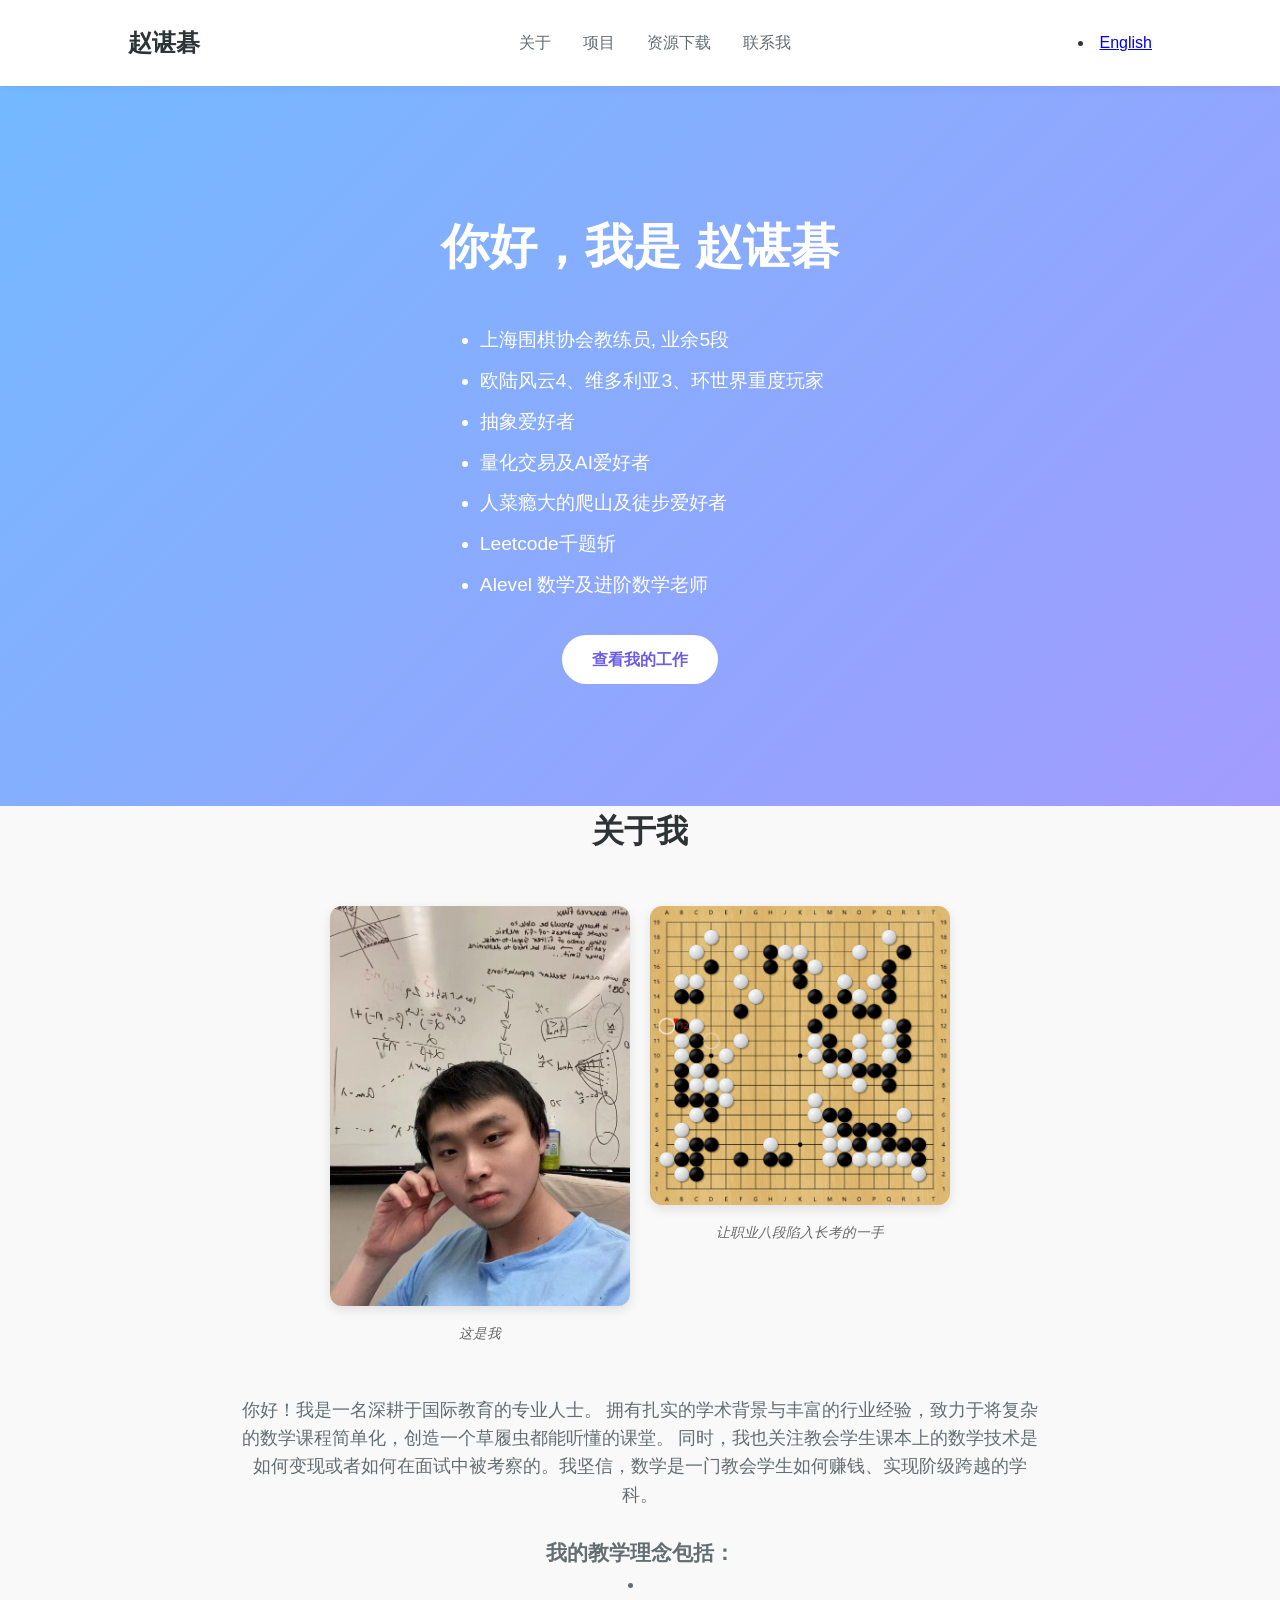
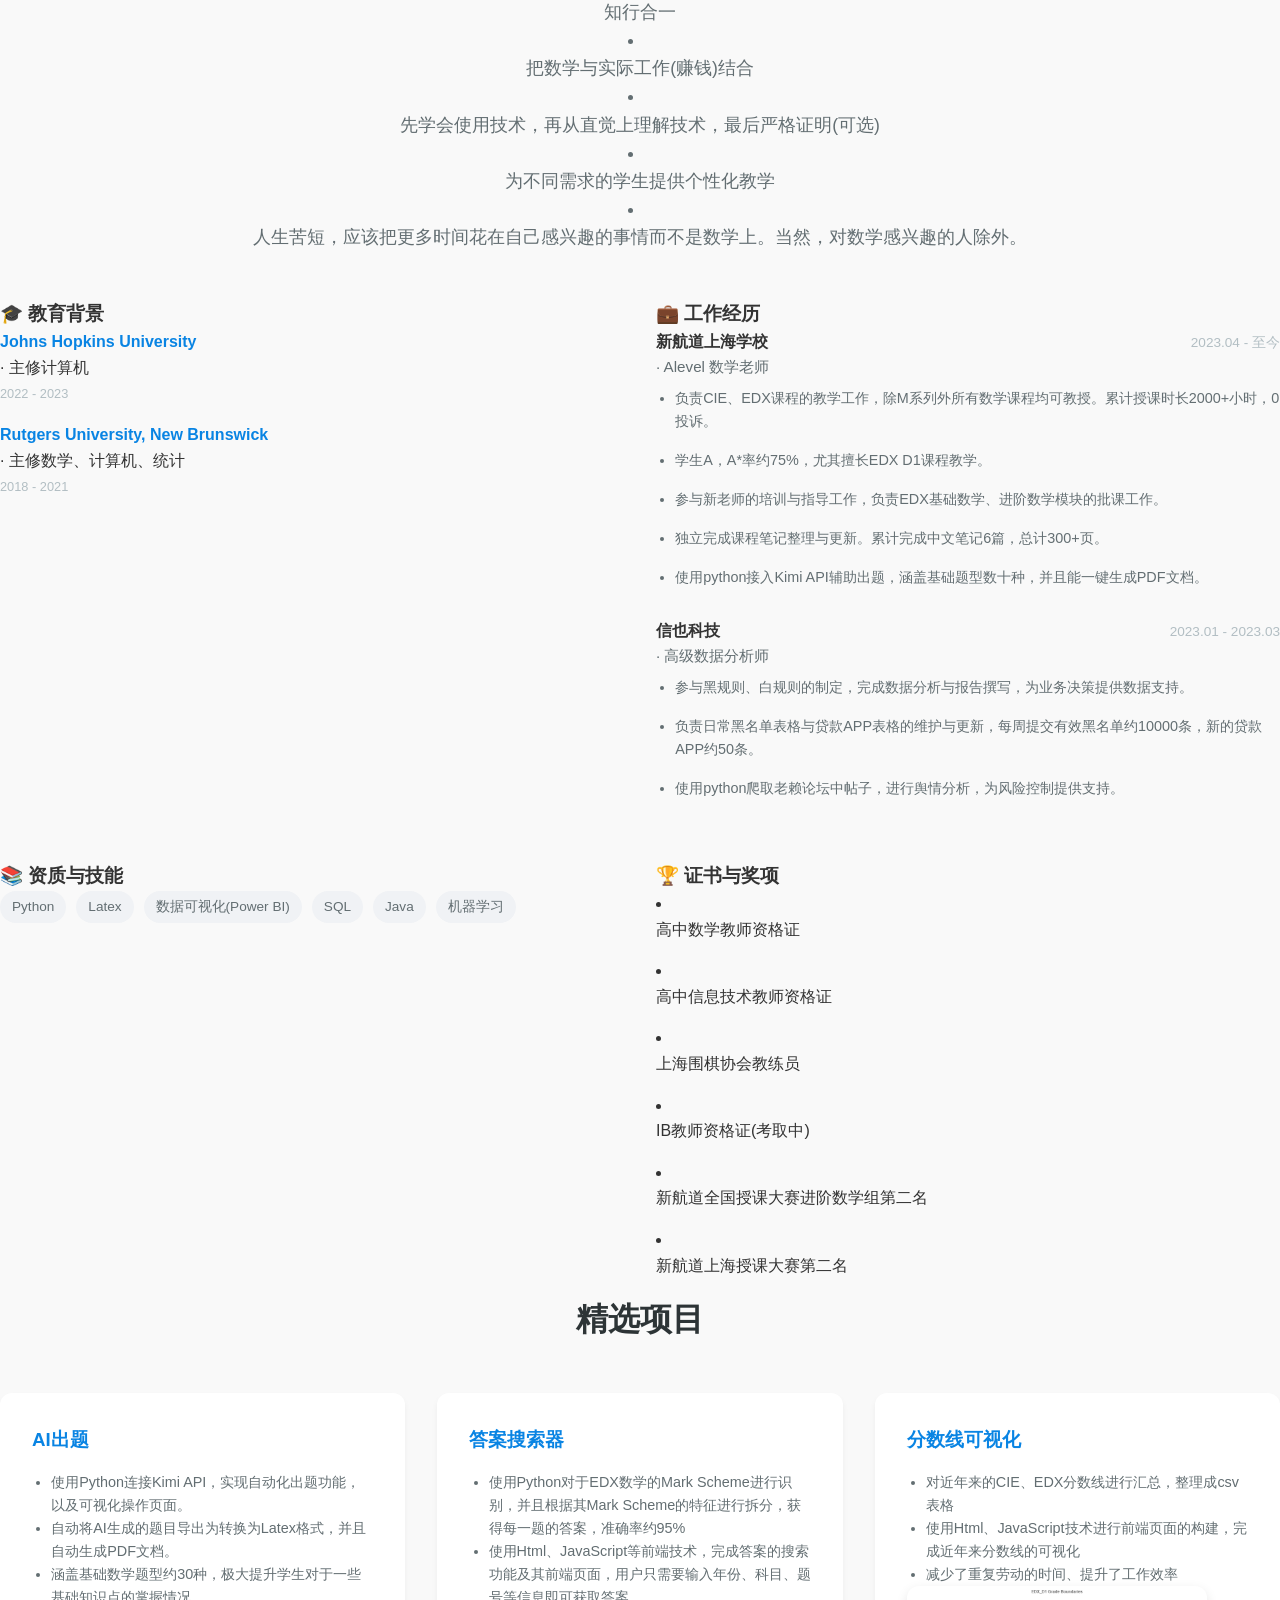
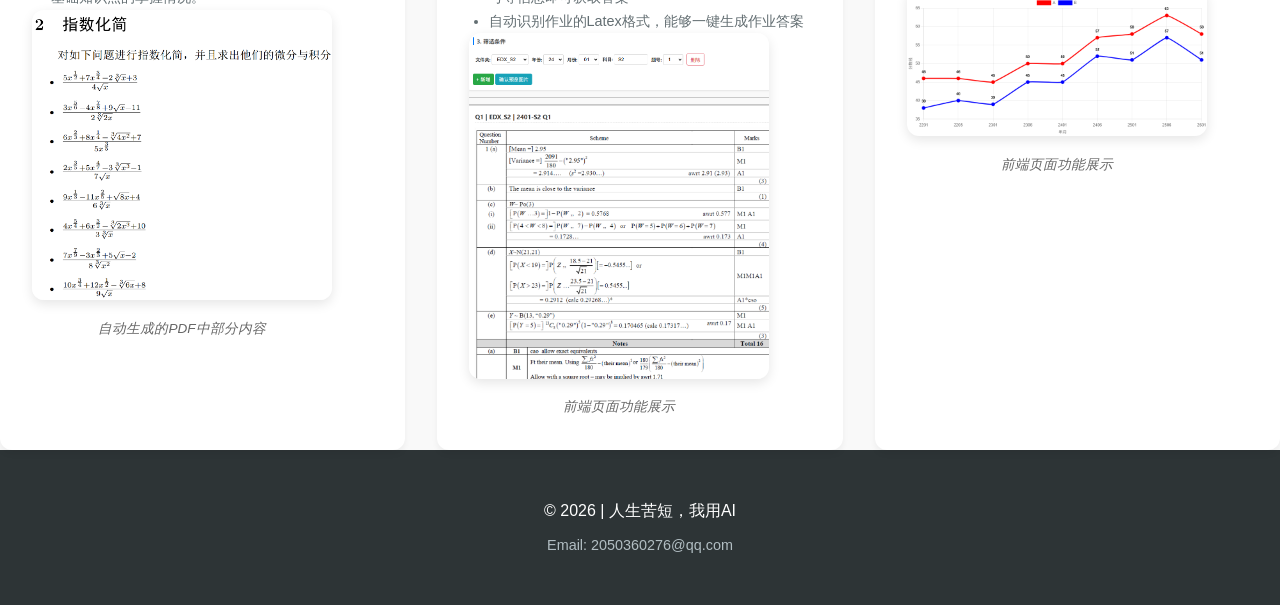
<file: index.html>
<!DOCTYPE html>
<html lang="zh-CN">
<head>
    <meta charset="UTF-8">
    <meta name="viewport" content="width=device-width, initial-scale=1.0">
    <title>我的个人主页 | 欢迎来到我的世界</title>
    <link href="https://fonts.googleapis.com/css2?family=Noto+Sans+SC:wght@300;400;700&display=swap" rel="stylesheet">
    <link rel="stylesheet" href="style.css">    
</head>

<script>
    function toggleLanguage() {
        const body = document.body;
        const btn = document.getElementById('langBtn');
        
        // 切换 body 的 class
        body.classList.toggle('en-active');
        
        // 更新按钮文字
        if (body.classList.contains('en-active')) {
            btn.innerText = '中文';
            localStorage.setItem('pref-lang', 'en');
        } else {
            btn.innerText = 'English';
            localStorage.setItem('pref-lang', 'zh');
        }
    }

    // 页面加载时检查用户之前的偏好
    window.onload = () => {
        if (localStorage.getItem('pref-lang') === 'en') {
            toggleLanguage();
        }
    };
</script>

<body>

    <nav>
        <div class="logo">
            <div class="lang-zh">赵谌碁</div>
            <div class="lang-en">Chenqi Zhao</div>
        </div>
        <ul>
            <li>
                <a href="#about">
                    <div class="lang-zh">关于</div>
                    <div class="lang-en">About</div>
                </a>
            </li>
            <li>
                <a href="#projects">
                    <div class="lang-zh">项目</div>
                    <div class="lang-en">Projects</div>
                </a>
            </li>            
            <li><a href="resources.html">
                <div class="lang-zh">资源下载</div>
                <div class="lang-en">Resources</div>
            </a></li>
            <li><a href="#contact">
                <div class="lang-zh">联系我</div>
                <div class="lang-en">Contact Me</div>
            </a></li>
        </ul>
        <li><a href="javascript:void(0)" onclick="toggleLanguage()" id="langBtn">English</a></li>
    </nav>

    <header class="hero">
        <h1>
            <div class="lang-zh">你好，我是 赵谌碁</div>
            <div class="lang-en">Hello, I'm Chenqi Zhao</div>
        </h1>
        <ul class="hero-intro-list">
            <li>
                <div class="lang-zh">上海围棋协会教练员, 业余5段</div>
                <div class="lang-en">Shanghai Go Association Coach, Amateur 5 Dan</div>
            </li>
            <li>
                <div class="lang-zh">欧陆风云4、维多利亚3、环世界重度玩家</div>
                <div class="lang-en">Heavy player of Europa Universalis 4, Victoria 3, and RimWorld</div>
            </li>
            <li>
                <div class="lang-zh">抽象爱好者</div>
                <div class="lang-en">Abstract Art Enthusiast</div>
            </li>
            <li>
                <div class="lang-zh">量化交易及AI爱好者</div>
                <div class="lang-en">Quantitative Trading and AI Enthusiast</div>
            </li>
            <li>
                <div class="lang-zh">人菜瘾大的爬山及徒步爱好者</div>
                <div class="lang-en">Mountain Climbing and Hiking Enthusiast with a Strong Passion for the Sport</div>
            </li>
            <li>
                <div class="lang-zh">Leetcode千题斩</div>
                <div class="lang-en">Leetcode Master</div>
            </li>
            <li>
                <div class="lang-zh">Alevel 数学及进阶数学老师</div>
                <div class="lang-en">Alevel Mathematics and Further Mathematics Teacher</div>
            </li>
        </ul>        
        <a href="#projects" class="btn">
            <div class="lang-zh">查看我的工作</div>
            <div class="lang-en">View My Work</div>
        </a>
    </header>

    <section id="about" class="container">
        <h2>
            <div class="lang-zh">关于我</div>
            <div class="lang-en">About Me</div>
        </h2>

        <div class="about-container">
            <div class="about-photos">
                <figure class="about-figure">
                    <img src="assets/me.jpg" alt="工作照片1" class="about-img">
                    <figcaption>
                        <div class="lang-zh">这是我</div>
                        <div class="lang-en">This is me</div>
                    </figcaption>
                </figure>
                <figure class="about-figure">
                    <img src="assets/go.png" alt="工作照片2" class="about-img">
                    <figcaption>
                        <div class="lang-zh">让职业八段陷入长考的一手</div>
                        <div class="lang-en">A move that puts professional 8-dan players in deep thought</div>
                    </figcaption>
                </figure>
            </div>

        </br>
        </br>
            <div class="about-intro">
                <p class="lang-zh">
                    你好！我是一名深耕于国际教育的专业人士。
                    拥有扎实的学术背景与丰富的行业经验，致力于将复杂的数学课程简单化，创造一个草履虫都能听懂的课堂。
                    同时，我也关注教会学生课本上的数学技术是如何变现或者如何在面试中被考察的。我坚信，数学是一门教会学生如何赚钱、实现阶级跨越的学科。
                </p>
                <p class="lang-en">
                    Hello! I am a professional Math teacherdeeply engaged in international education.
                    With a solid academic background and rich industry experience, I am committed to simplifying complex mathematics courses and creating a classroom that even a paramecium can understand.
                    At the same time, I also focus on teaching students how the mathematical techniques in textbooks are monetized or assessed in interviews. I firmly believe that mathematics is a discipline that teaches students how to make money and achieve social mobility.
                </p>

                <br>

                <h3 class="lang-zh">我的教学理念包括：</h3>
                <h3 class="lang-en">My teaching philosophy includes:</h3>

                <li>
                    <div class="lang-zh">知行合一</div>
                    <div class="lang-en">Theory and practice are unified</div>
                </li>
                <li>
                    <div class="lang-zh">把数学与实际工作(赚钱)结合</div>
                    <div class="lang-en">Connect Mathematics with actual work (making money)</div>
                </li>
                <li>
                    <div class="lang-zh">先学会使用技术，再从直觉上理解技术，最后严格证明(可选)</div>
                    <div class="lang-en">First learn how to use the technology, then understand it intuitively, and finally prove it rigorously (optional)</div>
                </li>
                <li>
                    <div class="lang-zh">为不同需求的学生提供个性化教学</div>
                    <div class="lang-en">Provide personalized teaching for students with different needs</div>
                </li>
                <li>
                    <div class="lang-zh">人生苦短，应该把更多时间花在自己感兴趣的事情而不是数学上。当然，对数学感兴趣的人除外。</div>
                    <div class="lang-en">Life is short, so it's better to spend more time on things you're interested in rather than mathematics. Of course, this doesn't apply to those who are genuinely interested in math.</div>
                </li>
            </div>
        </div>

        <div class="about-grid">
            <div class="about-card">
                <h3>
                    <div class="lang-zh">🎓 教育背景</div>
                    <div class="lang-en">Education Background</div>
                </h3>
                <ul>
                    <li>
                        <strong>Johns Hopkins University</strong> 
                        <div class="lang-zh">· 主修计算机</div>
                        <div class="lang-en">· Major in Computer Science</div>
                        <span>2022 - 2023</span>
                    </li>
                    <li>
                        <strong>Rutgers University, New Brunswick</strong> 
                        <div class="lang-zh">· 主修数学、计算机、统计</div>
                        <div class="lang-en">· Major in Mathematics, Computer Science, and Statistics</div>
                        <span>2018 - 2021</span>
                    </li>
                </ul>
            </div>

            <div class="about-card">
                <h3>
                    <div class="lang-zh">💼 工作经历</div>
                    <div class="lang-en">Work Experience</div>
                </h3>

                <div class="job-item">
                    <div class="job-header">
                        <div class="job-title-group">
                            <strong>
                                <div class="lang-zh">新航道上海学校</div>
                                <div class="lang-en">New Channel Shanghai School</div>
                            </strong>
                            <span class="job-position"> 
                                <div class="lang-zh">· Alevel 数学老师</div>
                                <div class="lang-en">· Alevel Math Teacher</div>
                            </span>
                        </div>
                        <span class="job-date">2023.04 - 至今</span>
                    </div>
                    <ul class="job-desc">
                        <li>
                            <div class="lang-zh">负责CIE、EDX课程的教学工作，除M系列外所有数学课程均可教授。累计授课时长2000+小时，0投诉。</div>
                            <div class="lang-en">Responsible for teaching CIE and EDX courses, able to teach all math courses except the M series. Accumulated teaching hours exceed 2000, with 0 complaints.</div>
                        </li>
                        <li>
                            <div class="lang-zh">学生A，A*率约75%，尤其擅长EDX D1课程教学。</div>
                            <div class="lang-en">Student A has an A* rate of approximately 75%, especially skilled in teaching EDX D1 courses.</div>
                        </li>
                        <li>
                            <div class="lang-zh">参与新老师的培训与指导工作，负责EDX基础数学、进阶数学模块的批课工作。</div>
                            <div class="lang-en">Participated in the training and mentoring of new teachers, responsible for training EDX basic math and advanced math modules.</div>
                        </li>
                        <li>
                            <div class="lang-zh">独立完成课程笔记整理与更新。累计完成中文笔记6篇，总计300+页。</div>
                            <div class="lang-en">Independently completed the organization and updating of course notes. Accumulated 6 Chinese notes, totaling over 300 pages.</div>
                        </li>
                        <li>
                            <div class="lang-zh">使用python接入Kimi API辅助出题，涵盖基础题型数十种，并且能一键生成PDF文档。</div>
                            <div class="lang-en">Used Python to connect to the Kimi API for question generation, covering dozens of basic question types, and can generate PDF documents with one click.</div>

                        </li>
                    </ul>
                </div>

                <div class="job-item">
                    <div class="job-header">
                        <div class="job-title-group">
                            <strong>
                                <div class="lang-zh">信也科技</div>
                                <div class="lang-en">Xinye Technology</div>
                            </strong>
                            <span class="job-position"> 
                                <div class="lang-zh">· 高级数据分析师 </div>
                                <div class="lang-en">· Senior Data Analyst </div>
                            </span>
                        </div>
                        <span class="job-date">2023.01 - 2023.03</span>
                    </div>
                    <ul class="job-desc">
                        <li>
                            <div class="lang-zh">参与黑规则、白规则的制定，完成数据分析与报告撰写，为业务决策提供数据支持。</div>
                            <div class="lang-en">Participated in the formulation of black and white rules. Completed data analysis and report writing. Provided data support for business decisions.</div>
                        </li>
                        <li>
                            <div class="lang-zh">负责日常黑名单表格与贷款APP表格的维护与更新，每周提交有效黑名单约10000条，新的贷款APP约50条。</div>
                            <div class="lang-en">Responsible for the maintenance and updating of daily blacklist tables and loan APP tables, crawling about 10,000 effective blacklists weekly and around 50 new loan APPs.</div>
                        </li>
                        <li>
                            <div class="lang-zh">使用python爬取老赖论坛中帖子，进行舆情分析，为风险控制提供支持。</div>
                            <div class="lang-en">Used Python to crawl posts from the old debtor forum for public opinion analysis, providing support for risk control.</div>
                        </li>
                    </ul>
                </div>
            </div>

            <div class="about-card">
                <h3>📚 资质与技能</h3>
                <div class="tag-container">
                    <span class="tag">
                        <div class="lang-zh">Python</div>
                        <div class="lang-en">Python</div>
                    </span>
                    <span class="tag">
                        <div class="lang-zh">Latex</div>
                        <div class="lang-en">Latex</div>
                    </span>
                    <span class="tag">
                        <div class="lang-zh">数据可视化(Power BI)</div>
                        <div class="lang-en">Data Visualization (Power BI)</div>
                    </span>
                    <span class="tag">
                        <div class="lang-zh">SQL</div>
                        <div class="lang-en">SQL</div>
                    </span>
                    <span class="tag">
                        <div class="lang-zh">Java</div>
                        <div class="lang-en">Java</div>
                    </span>
                    <span class="tag">
                        <div class="lang-zh">机器学习</div>
                        <div class="lang-en">Machine Learning</div>
                    </span>
                </div>
            </div>


            <div class = "about-card">
                <h3>🏆 证书与奖项</h3>
                <li>
                    <div class="lang-zh">高中数学教师资格证</div>
                    <div class="lang-en">High School Math Teacher Certification</div>
                </li>
                <li>
                    <div class="lang-zh">高中信息技术教师资格证</div>
                    <div class="lang-en">High School Information Technology Teacher Certification</div>
                </li>
                <li>
                    <div class="lang-zh">上海围棋协会教练员</div>
                    <div class="lang-en">Shanghai Go Association Coach</div>
                </li>
                <li>
                    <div class="lang-zh">IB教师资格证(考取中)</div>
                    <div class="lang-en">IB Teacher Certification (In Progress)</div>
                </li>
                <li>
                    <div class="lang-zh">新航道全国授课大赛进阶数学组第二名</div>
                    <div class="lang-en">Second Place in the Further Math Group of the National Teaching Competition by New Channel</div>
                </li>
                <li>
                    <div class="lang-zh">新航道上海授课大赛第二名</div>
                    <div class="lang-en">Second Place in the Shanghai Teaching Competition by New Channel</div>
                </li>
            </div>
        </div>
    </section>

    <section id="projects" class="container">
        <h2>
            <div class="lang-zh">精选项目</div>
            <div class="lang-en">Featured Projects</div>
        </h2>
        <div class="grid">
            <div class="card">
                <h3>
                    <div class="lang-zh">AI出题</div>
                    <div class="lang-en">AI Question Generation</div>
                </h3>
                <ul class="job-desc">
                    <li>
                        <div class="lang-zh">使用Python连接Kimi API，实现自动化出题功能，以及可视化操作页面。</div>
                        <div class="lang-en">Used Python to connect to the Kimi API, implementing automated question generation functionality and a visual operation interface.</div>
                    </li>
                    <li>
                        <div class="lang-zh">自动将AI生成的题目导出为转换为Latex格式，并且自动生成PDF文档。</div>
                        <div class="lang-en">Automatically exported AI-generated questions in LaTeX format and generated PDF documents.</div>
                    </li>
                    <li>
                        <div class="lang-zh">涵盖基础数学题型约30种，极大提升学生对于一些基础知识点的掌握情况。</div>
                        <div class="lang-en">Covered about 30 types of basic math problems, significantly improving students' mastery of fundamental concepts.</div>
                    </li>
                </ul>
                <figure class="about-figure">
                    <img src="assets/AI_screen.png" alt="工作照片1" class="about-img">
                    <figcaption>
                        <div class="lang-zh">自动生成的PDF中部分内容</div>
                        <div class="lang-en">Part of the automatically generated PDF</div>
                    </figcaption>
                </figure>    
            </div>

            <div class="card">
                <h3>
                    <div class="lang-zh">答案搜索器</div>
                    <div class="lang-en">Answer Searcher</div>
                </h3>
                <ul class="job-desc">
                    <li>
                        <div class="lang-zh">使用Python对于EDX数学的Mark Scheme进行识别，并且根据其Mark Scheme的特征进行拆分，获得每一题的答案，准确率约95%</div>
                        <div class="lang-en">Used Python to identify the Mark Scheme for EDX math problems and split them based on their characteristics, obtaining answers for each question with an accuracy of about 95%.</div>
                    </li>
                    <li>
                        <div class="lang-zh">使用Html、JavaScript等前端技术，完成答案的搜索功能及其前端页面，用户只需要输入年份、科目、题号等信息即可获取答案</div>
                        <div class="lang-en">Used HTML, JavaScript, and other frontend technologies to implement the answer search functionality and its frontend interface. Users only need to input the year, subject, and question number to retrieve the answers.</div>
                    </li>
                    <li>
                        <div class="lang-zh">自动识别作业的Latex格式，能够一键生成作业答案</div>
                        <div class="lang-en">Automatically identified the LaTeX format of assignments and could generate assignment answers with a single click.</div>
                    </li>
                </ul>
                <figure class="about-figure">
                    <img src="assets/search.png" alt="工作照片1" class="about-img">
                    <figcaption>
                        <div class="lang-zh">前端页面功能展示</div>
                        <div class="lang-en">Frontend Page Functionality Showcase</div>
                    </figcaption>
                </figure>                  
            </div>

            <div class="card">
                <h3>
                    <div class="lang-zh">分数线可视化</div>
                    <div class="lang-en">Grade Boundary Visualization</div>
                </h3>
                <ul class="job-desc">
                    <li>
                        <div class="lang-zh">对近年来的CIE、EDX分数线进行汇总，整理成csv表格</div>
                        <div class="lang-en">Summarized the recent CIE and EDX grade boundaries and organized them into CSV tables.</div>
                    </li>
                    <li>
                        <div class="lang-zh">使用Html、JavaScript技术进行前端页面的构建，完成近年来分数线的可视化</div>
                        <div class="lang-en">Used HTML and JavaScript technologies to build the frontend page and visualize the recent grade boundaries.</div>
                    </li>
                    <li>
                        <div class="lang-zh">减少了重复劳动的时间、提升了工作效率</div>
                        <div class="lang-en">Reduced the time spent on repetitive tasks and improved work efficiency.</div>
                    </li>
                </ul>
                <figure class="about-figure">
                    <img src="assets/boundary.png" alt="工作照片1" class="about-img">
                    <figcaption>
                        <div class="lang-zh">前端页面功能展示</div>
                        <div class="lang-en">Frontend Page Functionality Showcase</div>
                    </figcaption>
                </figure>  
            </div>
        </div>
    </section>

    <footer id="contact">
        <p class="lang-zh">© 2026 | 人生苦短，我用AI</p>
        <p class="lang-en">© 2026 | Life is short, so I use AI.</p>
        <p style="margin-top: 10px; font-size: 0.9rem; color: #b2bec3;">
            Email: 2050360276@qq.com
        </p>
    </footer>

</body>
</html>
</file>
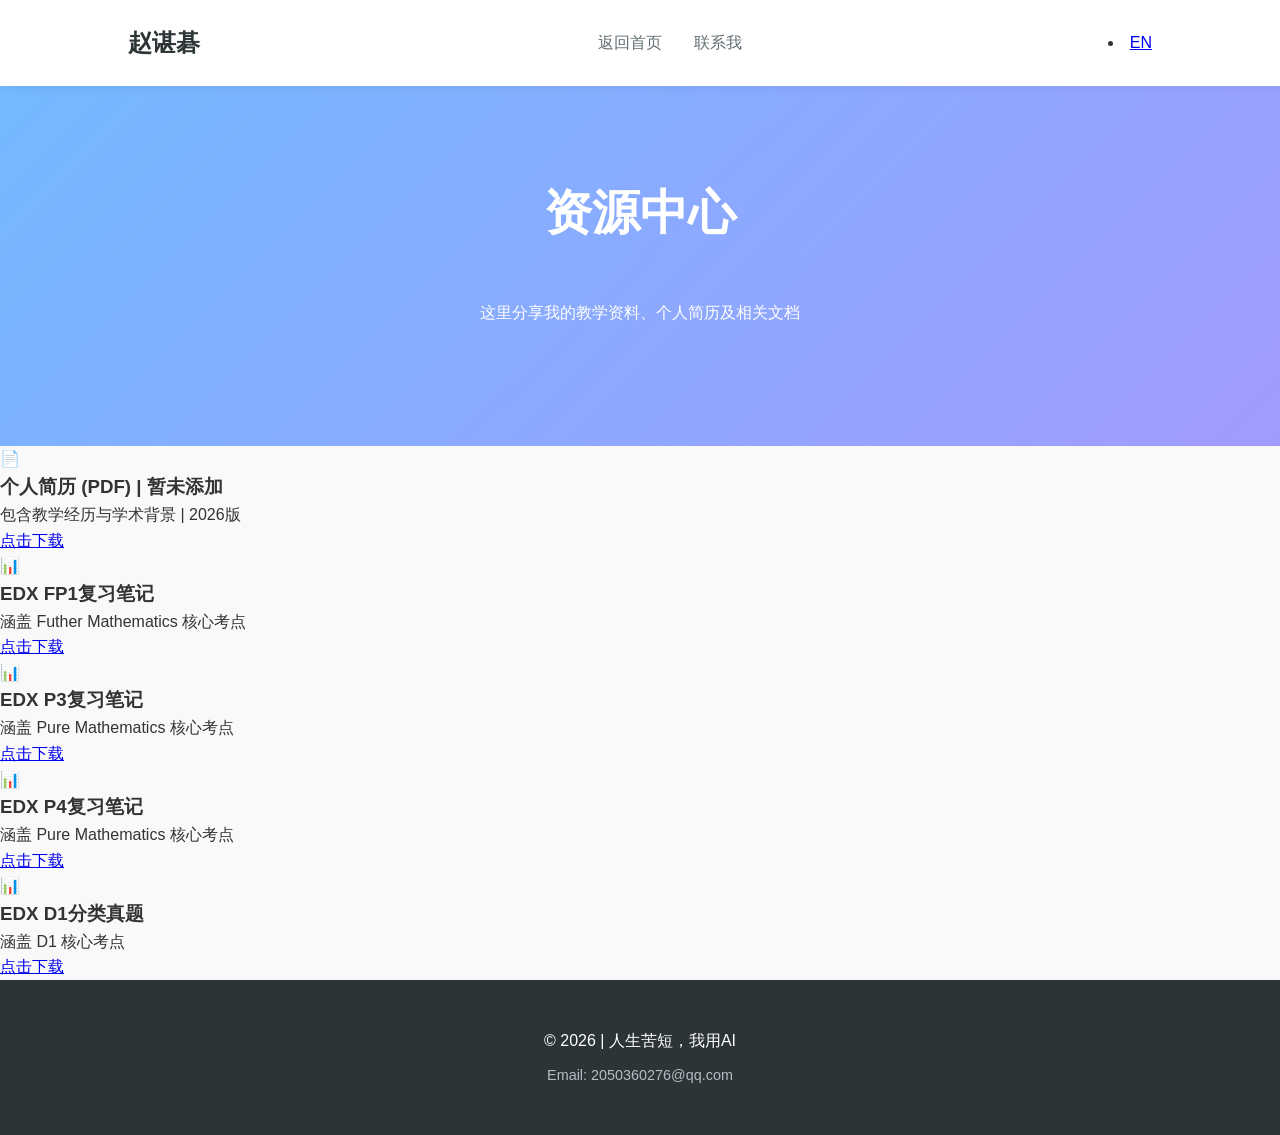
<file: resources.html>
<!DOCTYPE html>
<html lang="zh-CN">
<head>
    <meta charset="UTF-8">
    <meta name="viewport" content="width=device-width, initial-scale=1.0">
    <title>资源下载 | 赵谌碁的个人空间</title>
    <link rel="stylesheet" href="style.css">
    <link href="https://fonts.googleapis.com/css2?family=Noto+Sans+SC:wght@300;400;700&display=swap" rel="stylesheet">
</head>
<body>
<script>
    function toggleLanguage() {
        const body = document.body;
        const btn = document.getElementById('langBtn');
        
        // 切换 body 的 class
        body.classList.toggle('en-active');
        
        // 更新按钮文字
        if (body.classList.contains('en-active')) {
            btn.innerText = '中';
            localStorage.setItem('pref-lang', 'en');
        } else {
            btn.innerText = 'EN';
            localStorage.setItem('pref-lang', 'zh');
        }
    }

    // 页面加载时检查用户之前的偏好
    window.onload = () => {
        if (localStorage.getItem('pref-lang') === 'en') {
            toggleLanguage();
        }
    };
</script>

    <nav>
        <div class="logo">
            <div class="lang-zh">赵谌碁</div>
            <div class="lang-en">Chenqi Zhao</div>
        </div>
        <ul>
            <li>
                <a href="index.html">
                    <div class="lang-zh">返回首页</div>
                    <div class="lang-en">Back</div>
                </a>
            </li>
            <li><a href="#contact">
                <div class="lang-zh">联系我</div>
                <div class="lang-en">Contact Me</div>
            </a></li>
        </ul>
        <li><a href="javascript:void(0)" onclick="toggleLanguage()" id="langBtn">EN</a></li>
    </nav>

    <header class="hero" style="height: 40vh;"> 
        <h1>
            <div class="lang-zh">资源中心</div>
            <div class="lang-en">Resource Center</div>
        </h1>
        <p>
            <div class="lang-zh">这里分享我的教学资料、个人简历及相关文档</div>
            <div class="lang-en">Here I share my teaching materials, resume, and related documents</div>
        </p>
    </header>

    <main class="container">
        <div class="resource-grid">
            <div class="resource-card">
                <div class="file-icon">📄</div>
                <div class="file-info">
                    <h3>
                        <div class="lang-zh">个人简历 (PDF) | 暂未添加</div>
                        <div class="lang-en">Resume (PDF) | Not added yet</div>
                    </h3>
                    <p>
                        <div class="lang-zh">包含教学经历与学术背景 | 2026版</div>
                        <div class="lang-en">Includes teaching experience and academic background | 2026 version</div>
                    </p>
                </div>
                <a href="assets/resume.pdf" download class="download-link">
                    <div class="lang-zh">点击下载</div>
                    <div class="lang-en">Click to Download</div>
                </a>
            </div>

            <div class="resource-card">
                <div class="file-icon">📊</div>
                <div class="file-info">
                    <h3>
                        <div class="lang-zh">EDX FP1复习笔记</div>
                        <div class="lang-en">EDX FP1 Review Notes</div>
                    </h3>
                    <p>
                        <div class="lang-zh">涵盖 Futher Mathematics 核心考点</div>
                        <div class="lang-en">Covers Core Topics in Further Mathematics</div>
                    </p>
                </div>
                <a href="assets/EDX_FP1.pdf" download class="download-link">
                    <div class="lang-zh">点击下载</div>
                    <div class="lang-en">Click to Download</div>
                </a>
            </div>

            <div class="resource-card">
                <div class="file-icon">📊</div>
                <div class="file-info">
                    <h3>
                        <div class="lang-zh">EDX P3复习笔记</div>
                        <div class="lang-en">EDX P3 Review Notes</div>
                    </h3>
                    <p>
                        <div class="lang-zh">涵盖 Pure Mathematics 核心考点</div>
                        <div class="lang-en">Covers Core Topics in Pure Mathematics</div>
                    </p>
                </div>
                <a href="assets/EDX_P3.pdf" download class="download-link">
                    <div class="lang-zh">点击下载</div>
                    <div class="lang-en">Click to Download</div>
                </a>
            </div>

            <div class="resource-card">
                <div class="file-icon">📊</div>
                <div class="file-info">
                    <h3>
                        <div class="lang-zh">EDX P4复习笔记</div>
                        <div class="lang-en">EDX P4 Review Notes</div>
                    </h3>
                    <p>
                        <div class="lang-zh">涵盖 Pure Mathematics 核心考点</div>
                        <div class="lang-en">Covers Core Topics in Pure Mathematics</div>
                    </p>
                </div>
                <a href="assets/EDX_P4.pdf" download class="download-link">
                    <div class="lang-zh">点击下载</div>
                    <div class="lang-en">Click to Download</div>
                </a>
            </div>

            <div class="resource-card">
                <div class="file-icon">📊</div>
                <div class="file-info">
                    <h3>
                        <div class="lang-zh">EDX D1分类真题</div>
                        <div class="lang-en">EDX D1 Classified Practice Questions</div>
                    </h3>
                    <p>
                        <div class="lang-zh">涵盖 D1 核心考点</div>
                        <div class="lang-en">Covers Core Topics in D1</div>
                    </p>
                </div>
                <a href="assets/questions.pdf" download class="download-link">
                    <div class="lang-zh">点击下载</div>
                    <div class="lang-en">Click to Download</div>
                </a>
            </div>
        </div>
    </main>

    <footer id="contact">
        <p class="lang-zh">© 2026 | 人生苦短，我用AI</p>
        <p class="lang-en">© 2026 | Life is short, so I use AI.</p>
        <p style="margin-top: 10px; font-size: 0.9rem; color: #b2bec3;">
            Email: 2050360276@qq.com
        </p>
    </footer>

</body>
</html>
</file>
<file: style.css>
/* 全局样式重置 */
    * {
        margin: 0;
        padding: 0;
        box-sizing: border-box;
    }

    body {
        font-family: 'Noto+Sans+SC', sans-serif;
        line-height: 1.6;
        color: #333;
        background-color: #f9f9f9;
    }

    /* 导航栏 */
    nav {
        display: flex;
        justify-content: space-between;
        align-items: center;
        padding: 1.5rem 10%;
        background: #fff;
        box-shadow: 0 2px 10px rgba(0,0,0,0.05);
        position: sticky;
        top: 0;
        z-index: 1000;
    }

    .logo {
        font-size: 1.5rem;
        font-weight: 700;
        color: #2d3436;
    }

    nav ul {
        display: flex;
        list-style: none;
    }

    nav ul li {
        margin-left: 2rem;
    }

    nav ul li a {
        text-decoration: none;
        color: #636e72;
        transition: color 0.3s;
    }

    nav ul li a:hover {
        color: #0984e3;
    }

    /* Hero 区域 */
    .hero {
        height: 80vh;
        display: flex;
        flex-direction: column;
        justify-content: center;
        align-items: center;
        text-align: center;
        background: linear-gradient(135deg, #74b9ff 0%, #a29bfe 100%);
        color: white;
        padding: 0 20px;
    }

    .hero-intro-list {
        display: inline-block; /* 保持块状居中 */
        text-align: left;      /* 保持内部左对齐 */
        
        /* --- 找回圆点的关键设置 --- */
        list-style: disc;      /* 重新显示实心圆点 (也可以用 circle 或 square) */
        padding-left: 1.5rem;  /* 必须加上左缩进，否则圆点会跑到容器外面看不见 */
        /* ------------------------ */
        
        margin: 1.5rem 0;
        font-size: 1.2rem;
    }

    .hero-intro-list li {
        margin-bottom: 10px;
        /* 如果你之前在 HTML 里手动加了 Emoji，圆点会和 Emoji 并存 */
    }

    .hero h1 {
        font-size: 3rem;
        margin-bottom: 1rem;
    }

    .hero p {
        font-size: 1.2rem;
        margin-bottom: 2rem;
        opacity: 0.9;
    }

    .btn {
        padding: 12px 30px;
        background: white;
        color: #6c5ce7;
        text-decoration: none;
        border-radius: 25px;
        font-weight: bold;
        transition: transform 0.3s;
    }

    .btn:hover {
        transform: translateY(-3px);
        box-shadow: 0 5px 15px rgba(0,0,0,0.2);
    }

.about-photos {
    display: flex; /* 开启 Flexbox 布局 */
    flex-direction: row; /* 强制照片横向排列 */
    gap: 20px; /* 两张照片之间的间距 */
    width: 100%;
    justify-content: center; /* 照片居中显示 */
}

/* 单个照片及介绍容器 */
.about-figure {
    flex: 1; /* 两张照片平分容器宽度 */
    margin: 0;
    max-width: 300px; /* 限制照片最大宽度，防止变得太大 */
}

/* 照片样式 */
.about-img {
    width: 100%;
    height: auto;
    border-radius: 12px;
    box-shadow: 0 4px 12px rgba(0,0,0,0.1);
    object-fit: cover; /* 图片填充方式：覆盖，裁切掉多余部分 */
}

/* 图片下方的介绍文字 */
figcaption {
    margin-top: 10px;
    font-size: 0.85rem;
    color: #666;
    font-style: italic;
    text-align: center;
}

.about-intro {
    text-align: center;
    max-width: 800px;
    margin: 0 auto 3rem;
    font-size: 1.1rem;
    color: #636e72;
}

.about-grid {
    display: grid;
    /* 核心修改：强制分为两列，每列各占一半宽度 */
    grid-template-columns: repeat(2, 1fr); 
    gap: 2rem;
}

/* 针对手机端的适配：如果屏幕太窄，自动切回一行一列 */
@media (max-width: 768px) {
    .about-grid {
        grid-template-columns: 1fr;
    }
}

/* 统一卡片内部列表样式，确保对齐 */
.about-card ul {
    list-style: none;
    padding: 0;
}

.about-card li {
    margin-bottom: 1rem;
}

.about-card li strong {
    color: #0984e3;
    display: block;
}

.about-card li span {
    font-size: 0.8rem;
    color: #b2bec3;
}

/* 工作经历条目容器 */
.job-item {
    margin-bottom: 1.8rem;
}

/* 头部布局：左右对齐的关键 */
.job-header {
    display: flex;
    justify-content: space-between; /* 标题居左，日期居右 */
    align-items: baseline;          /* 确保文字底部对齐 */
    margin-bottom: 0.5rem;
}

/* 标题组（公司+职位） */
.job-title-group {
    flex: 1; /* 占据剩余空间 */
}

/* 职位名称 */
.job-position {
    color: #636e72;
    font-weight: 500;
    font-size: 0.95rem;
}

/* 时间戳样式 */
.job-date {
    font-size: 0.85rem;
    color: #b2bec3;      /* 浅灰色，作为次要信息 */
    font-family: 'Arial', sans-serif; /* 数字使用等宽或无衬线字体更整齐 */
    white-space: nowrap; /* 防止时间换行 */
    margin-left: 10px;
}

/* 工作内容列表样式 */
.job-desc {
    list-style: disc !important;
    padding-left: 1.2rem !important;
    color: #636e72;
    font-size: 0.9rem;
}

/* 技能标签样式 */
.tag-container {
    display: flex;
    flex-wrap: wrap;
    gap: 10px;
}

.tag {
    background: #f0f2f5;
    padding: 5px 12px;
    border-radius: 20px;
    font-size: 0.85rem;
    color: #636e72;
    transition: all 0.3s;
}

.tag:hover {
    background: #6c5ce7;
    color: white;
}

    h2 {
        text-align: center;
        margin-bottom: 3rem;
        font-size: 2rem;
        color: #2d3436;
    }

    /* 项目展示网格 */
    .grid {
        display: grid;
        grid-template-columns: repeat(auto-fit, minmax(300px, 1fr));
        gap: 2rem;
    }

    .card {
        background: white;
        padding: 2rem;
        border-radius: 12px;
        box-shadow: 0 4px 6px rgba(0,0,0,0.05);
        transition: transform 0.3s;
    }

    .card:hover {
        transform: translateY(-10px);
    }

    .card h3 {
        margin-bottom: 1rem;
        color: #0984e3;
    }

    /* 页脚 */
    footer {
        text-align: center;
        padding: 3rem;
        background: #2d3436;
        color: white;
    }

        /* 默认隐藏英文内容 */
    /* 1. 核心：默认把所有英文内容藏起来 */
    .lang-en {
        display: none !important;
    }

    /* 2. 当 body 被 JS 加上 .en-active 类时，显示英文 */
    body.en-active .lang-en {
        display: block !important; /* 如果是行内文字，可以用 inline */
    }

    /* 3. 当 body 被 JS 加上 .en-active 类时，隐藏中文 */
    body.en-active .lang-zh {
        display: none !important;
    }

    /* 移动端适配：屏幕太小时时间自动折行 */
    @media (max-width: 600px) {
        .job-header {
            flex-direction: column; /* 手机端改为上下排列 */
            align-items: flex-start;
        }
        .job-date {
            margin-left: 0;
            margin-top: 4px;
        }
    }
</file>
